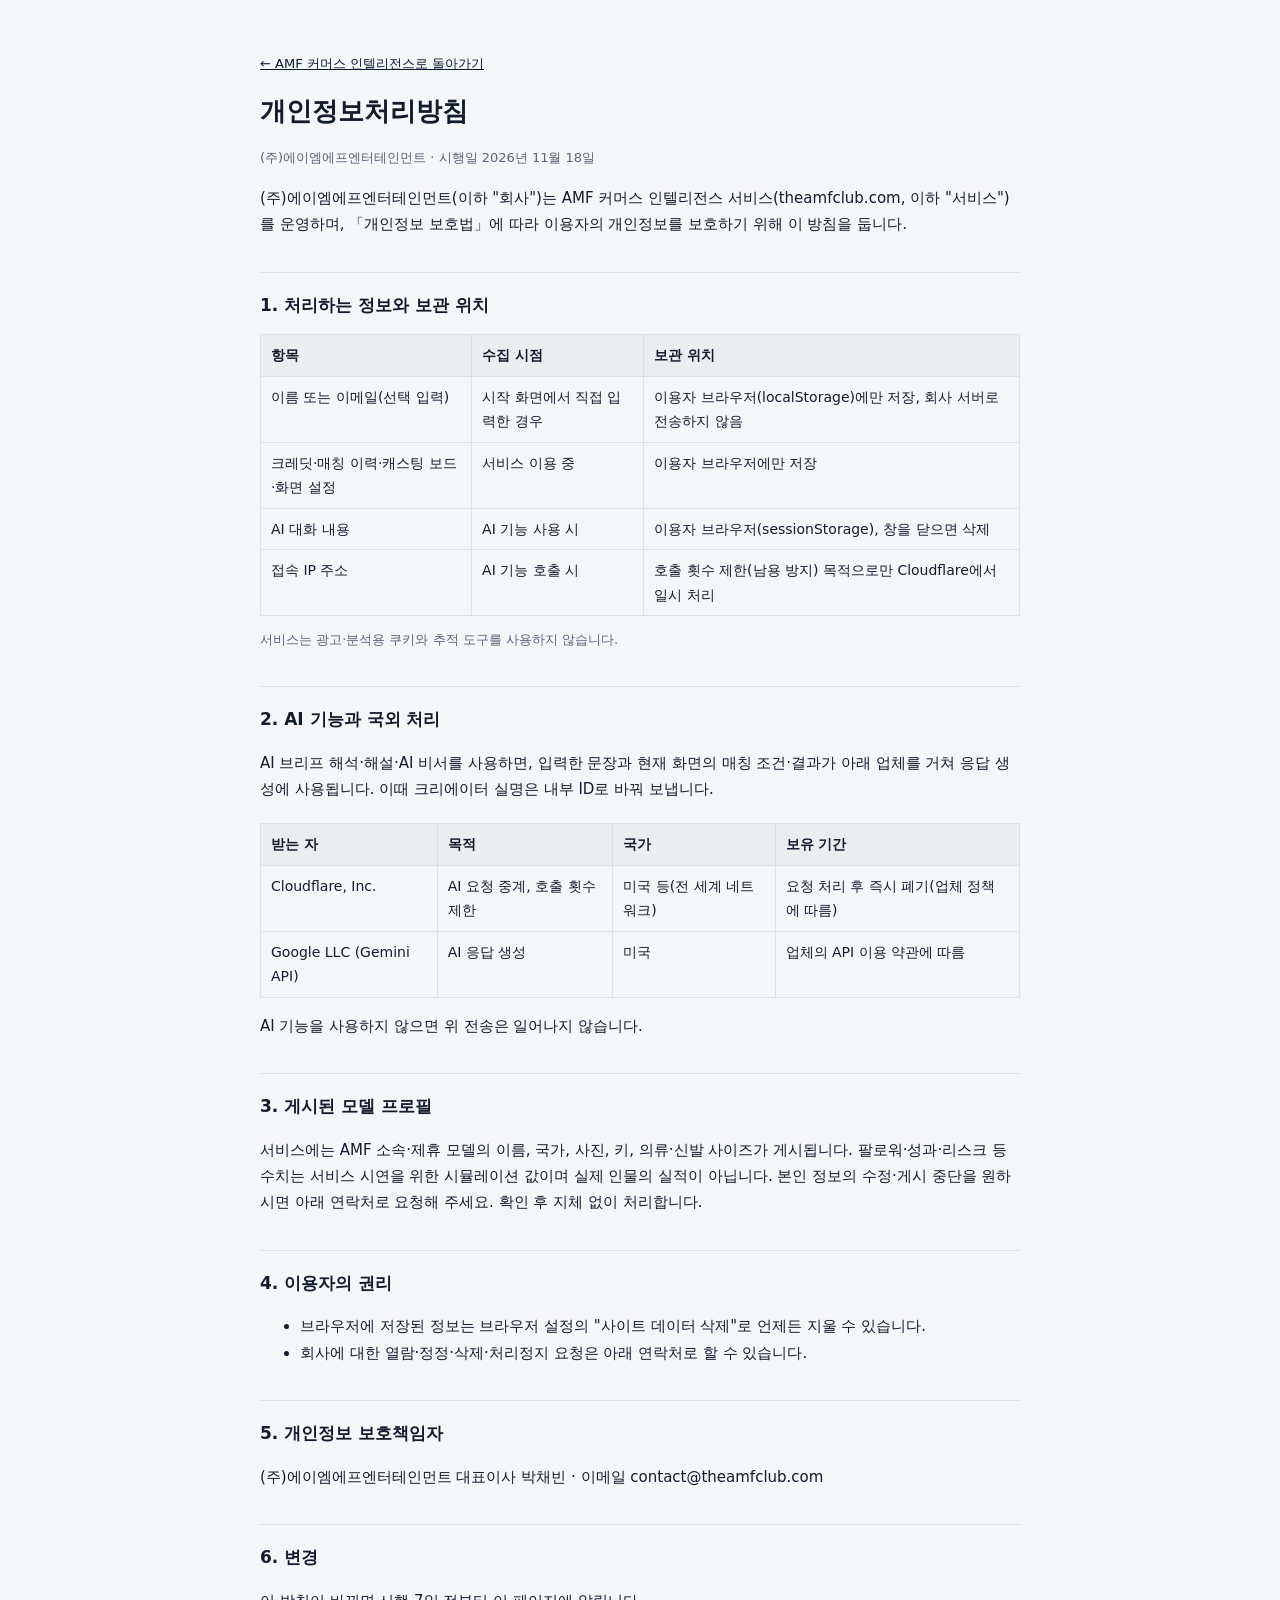
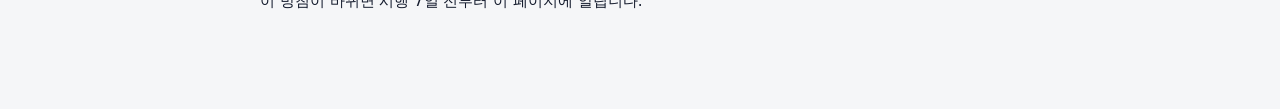
<file: privacy.html>
<!doctype html>
<html lang="ko">
<head>
<meta charset="utf-8">
<meta name="viewport" content="width=device-width,initial-scale=1">
<title>개인정보처리방침 · AMF 커머스 인텔리전스</title>
<meta name="robots" content="index,follow">
<style>
:root{--bg:#F5F6F8;--fg:#141B2D;--mute:#5A6378;--line:#DDE1E8;--acc:#0A1A33}
@media (prefers-color-scheme:dark){:root{--bg:#0E1320;--fg:#E7EAF2;--mute:#A7AEBF;--line:#2A3348;--acc:#BFD0FF;color-scheme:dark}}
*{box-sizing:border-box}
body{margin:0;background:var(--bg);color:var(--fg);font:15px/1.75 "Apple SD Gothic Neo","Malgun Gothic",system-ui,sans-serif;
  padding:40px max(16px,env(safe-area-inset-right)) 80px max(16px,env(safe-area-inset-left))}
main{max-width:760px;margin:0 auto}
h1{font-size:26px;margin:0 0 6px}
h2{font-size:17px;margin:34px 0 8px;padding-top:18px;border-top:1px solid var(--line)}
p,li{color:var(--fg)} .m{color:var(--mute);font-size:13px}
table{width:100%;border-collapse:collapse;font-size:14px;margin-top:6px}
th,td{border:1px solid var(--line);padding:8px 10px;text-align:left;vertical-align:top}
th{background:rgba(127,127,127,.08);font-weight:600}
a{color:var(--acc)}
.wrap{overflow-x:auto}
</style>
</head>
<body>
<main>
  <p class="m"><a href="./">← AMF 커머스 인텔리전스로 돌아가기</a></p>
  <h1>개인정보처리방침</h1>
  <p class="m">(주)에이엠에프엔터테인먼트 · 시행일 2026년 11월 18일</p>

  <p>(주)에이엠에프엔터테인먼트(이하 "회사")는 AMF 커머스 인텔리전스 서비스(theamfclub.com, 이하 "서비스")를 운영하며, 「개인정보 보호법」에 따라 이용자의 개인정보를 보호하기 위해 이 방침을 둡니다.</p>

  <h2>1. 처리하는 정보와 보관 위치</h2>
  <div class="wrap"><table>
    <tr><th>항목</th><th>수집 시점</th><th>보관 위치</th></tr>
    <tr><td>이름 또는 이메일(선택 입력)</td><td>시작 화면에서 직접 입력한 경우</td><td>이용자 브라우저(localStorage)에만 저장, 회사 서버로 전송하지 않음</td></tr>
    <tr><td>크레딧·매칭 이력·캐스팅 보드·화면 설정</td><td>서비스 이용 중</td><td>이용자 브라우저에만 저장</td></tr>
    <tr><td>AI 대화 내용</td><td>AI 기능 사용 시</td><td>이용자 브라우저(sessionStorage), 창을 닫으면 삭제</td></tr>
    <tr><td>접속 IP 주소</td><td>AI 기능 호출 시</td><td>호출 횟수 제한(남용 방지) 목적으로만 Cloudflare에서 일시 처리</td></tr>
  </table></div>
  <p class="m">서비스는 광고·분석용 쿠키와 추적 도구를 사용하지 않습니다.</p>

  <h2>2. AI 기능과 국외 처리</h2>
  <p>AI 브리프 해석·해설·AI 비서를 사용하면, 입력한 문장과 현재 화면의 매칭 조건·결과가 아래 업체를 거쳐 응답 생성에 사용됩니다. 이때 크리에이터 실명은 내부 ID로 바꿔 보냅니다.</p>
  <div class="wrap"><table>
    <tr><th>받는 자</th><th>목적</th><th>국가</th><th>보유 기간</th></tr>
    <tr><td>Cloudflare, Inc.</td><td>AI 요청 중계, 호출 횟수 제한</td><td>미국 등(전 세계 네트워크)</td><td>요청 처리 후 즉시 폐기(업체 정책에 따름)</td></tr>
    <tr><td>Google LLC (Gemini API)</td><td>AI 응답 생성</td><td>미국</td><td>업체의 API 이용 약관에 따름</td></tr>
  </table></div>
  <p>AI 기능을 사용하지 않으면 위 전송은 일어나지 않습니다.</p>

  <h2>3. 게시된 모델 프로필</h2>
  <p>서비스에는 AMF 소속·제휴 모델의 이름, 국가, 사진, 키, 의류·신발 사이즈가 게시됩니다. 팔로워·성과·리스크 등 수치는 서비스 시연을 위한 시뮬레이션 값이며 실제 인물의 실적이 아닙니다. 본인 정보의 수정·게시 중단을 원하시면 아래 연락처로 요청해 주세요. 확인 후 지체 없이 처리합니다.</p>

  <h2>4. 이용자의 권리</h2>
  <ul>
    <li>브라우저에 저장된 정보는 브라우저 설정의 "사이트 데이터 삭제"로 언제든 지울 수 있습니다.</li>
    <li>회사에 대한 열람·정정·삭제·처리정지 요청은 아래 연락처로 할 수 있습니다.</li>
  </ul>

  <h2>5. 개인정보 보호책임자</h2>
  <p>(주)에이엠에프엔터테인먼트 대표이사 박채빈 · 이메일 <span>contact@theamfclub.com</span></p>

  <h2>6. 변경</h2>
  <p>이 방침이 바뀌면 시행 7일 전부터 이 페이지에 알립니다.</p>
</main>
</body>
</html>
</file>
